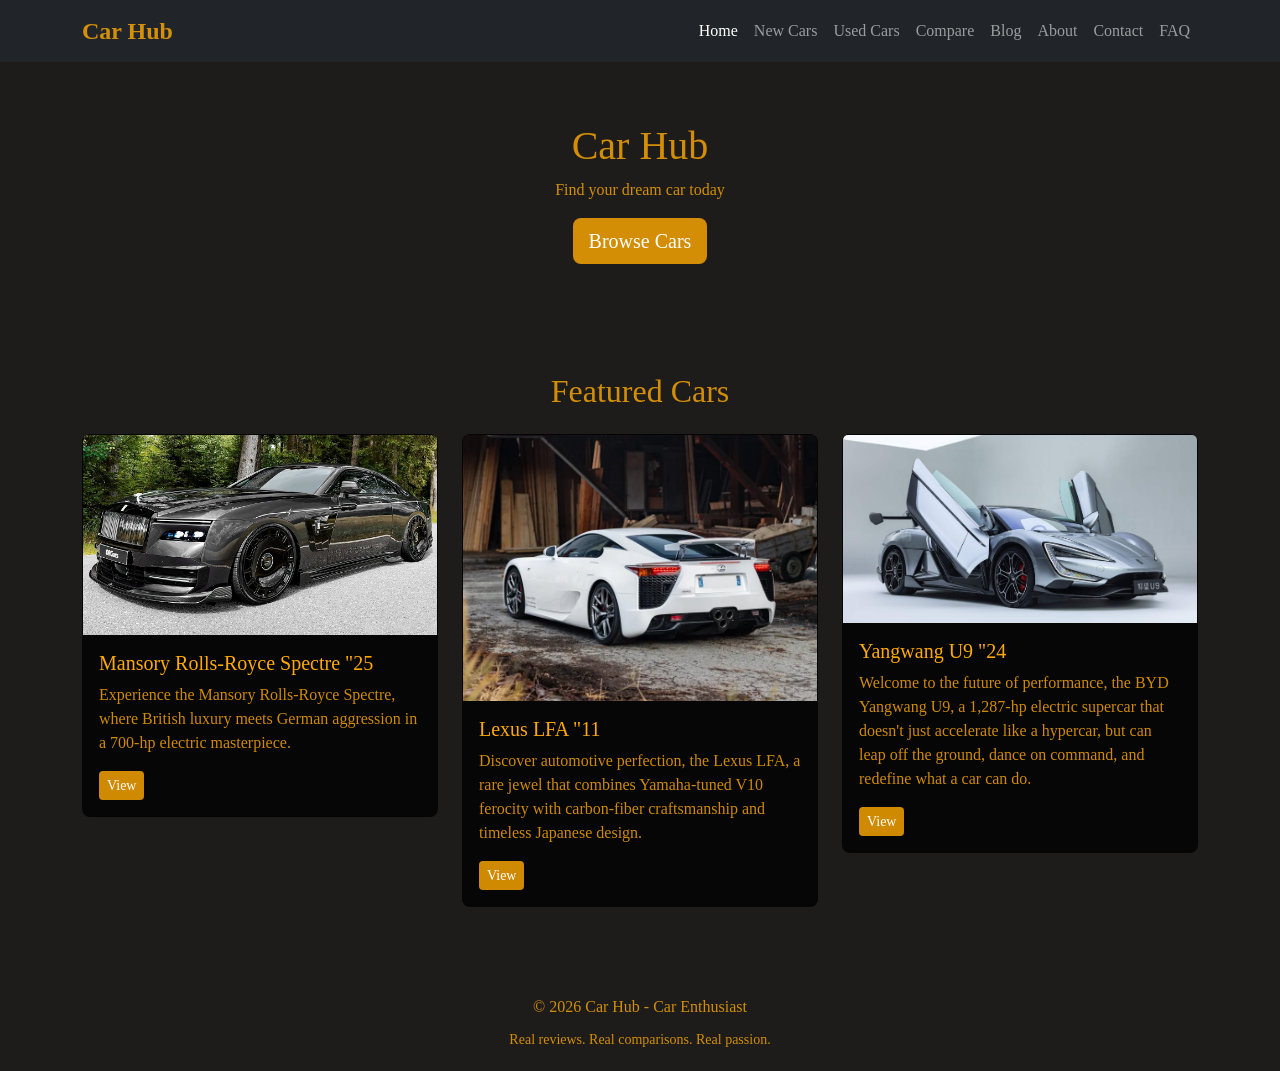
<file: index.html>
<!DOCTYPE html>
<html lang="en">
<head>
    <meta charset="UTF-8">
    <meta name="viewport" content="width=device-width, initial-scale=1.0">
    <title>Car Hub</title>
    <link href="https://cdn.jsdelivr.net/npm/bootstrap@5.3.0/dist/css/bootstrap.min.css" rel="stylesheet">
    <link rel="stylesheet" href="styles.css">
</head>
<body>

   
    <nav class="navbar navbar-expand-lg navbar-dark bg-dark">
        <div class="container">
            <a class="navbar-brand" href="index.html">Car Hub</a>
            <button class="navbar-toggler" data-bs-toggle="collapse" data-bs-target="#navMenu">
                <span class="navbar-toggler-icon"></span>
            </button>
            <div class="collapse navbar-collapse" id="navMenu">
                <ul class="navbar-nav ms-auto">
                    <li class="nav-item"><a class="nav-link active" href="index.html">Home</a></li>
                    <li class="nav-item"><a class="nav-link" href="newcars.html">New Cars</a></li>
                    <li class="nav-item"><a class="nav-link" href="usedcars.html">Used Cars</a></li>
                    <li class="nav-item"><a class="nav-link" href="compare.html">Compare</a></li>
                    <li class="nav-item"><a class="nav-link" href="blog.html">Blog</a></li>
                    <li class="nav-item"><a class="nav-link" href="about.html">About</a></li>
                    <li class="nav-item"><a class="nav-link" href="contact.html">Contact</a></li>
                    <li class="nav-item"><a class="nav-link" href="faq.html">FAQ</a></li>
                </ul>
            </div>
        </div>
    </nav>

    
    <div class="hero">
        <div class="container">
            <h1>Car Hub</h1>
            <p>Find your dream car today</p>
            <a href="newcars.html" class="btn btn-primary btn-lg">Browse Cars</a>
        </div>
    </div>

    
    <div class="container my-5">
        <h2 class="text-center mb-4">Featured Cars</h2>
        <div class="row">
            <div class="col-md-4">
                <div class="card">
                    <img src="Images/Rolls Royse MANSORY.jpg" class="card-img-top" alt="Spectre">
                    <div class="card-body">
                        <h5>Mansory Rolls-Royce Spectre "25</h5>
                        <p>Experience the Mansory Rolls-Royce Spectre, where British luxury meets German aggression in a 700-hp electric masterpiece.</p>
                        <a href="newcars.html" class="btn btn-primary btn-sm">View</a>
                    </div>
                </div>
            </div>
            <div class="col-md-4">
                <div class="card">
                    <img src="Images/Lexus LFA.webp" class="card-img-top" alt="Lexus">
                    <div class="card-body">
                        <h5>Lexus LFA "11</h5>
                        <p>Discover automotive perfection, the Lexus LFA, a rare jewel that combines Yamaha-tuned V10 ferocity with carbon-fiber craftsmanship and timeless Japanese design.</p>
                        <a href="usedcars.html" class="btn btn-primary btn-sm">View</a>
                    </div>
                </div>
            </div>
            <div class="col-md-4">
                <div class="card">
                    <img src="Images/U9.jpg" class="card-img-top" alt="U9">
                    <div class="card-body">
                        <h5>Yangwang U9 "24</h5>
                        <p>Welcome to the future of performance, the BYD Yangwang U9, a 1,287-hp electric supercar that doesn't just accelerate like a hypercar, but can leap off the ground, dance on command, and redefine what a car can do.</p>
                        <a href="blog.html" class="btn btn-primary btn-sm">View</a>
                    </div>
                </div>
            </div>
        </div>
    </div>

    
  <footer>
    <div class="container">
      <p class="mb-2">&copy; 2026 Car Hub - Car Enthusiast </p>
      <small>Real reviews. Real comparisons. Real passion.</small>
    </div>
  </footer>

    <script src="https://cdn.jsdelivr.net/npm/bootstrap@5.3.0/dist/js/bootstrap.bundle.min.js"></script>
    <script src="js/script.js"></script>
</body>
</html>
</file>
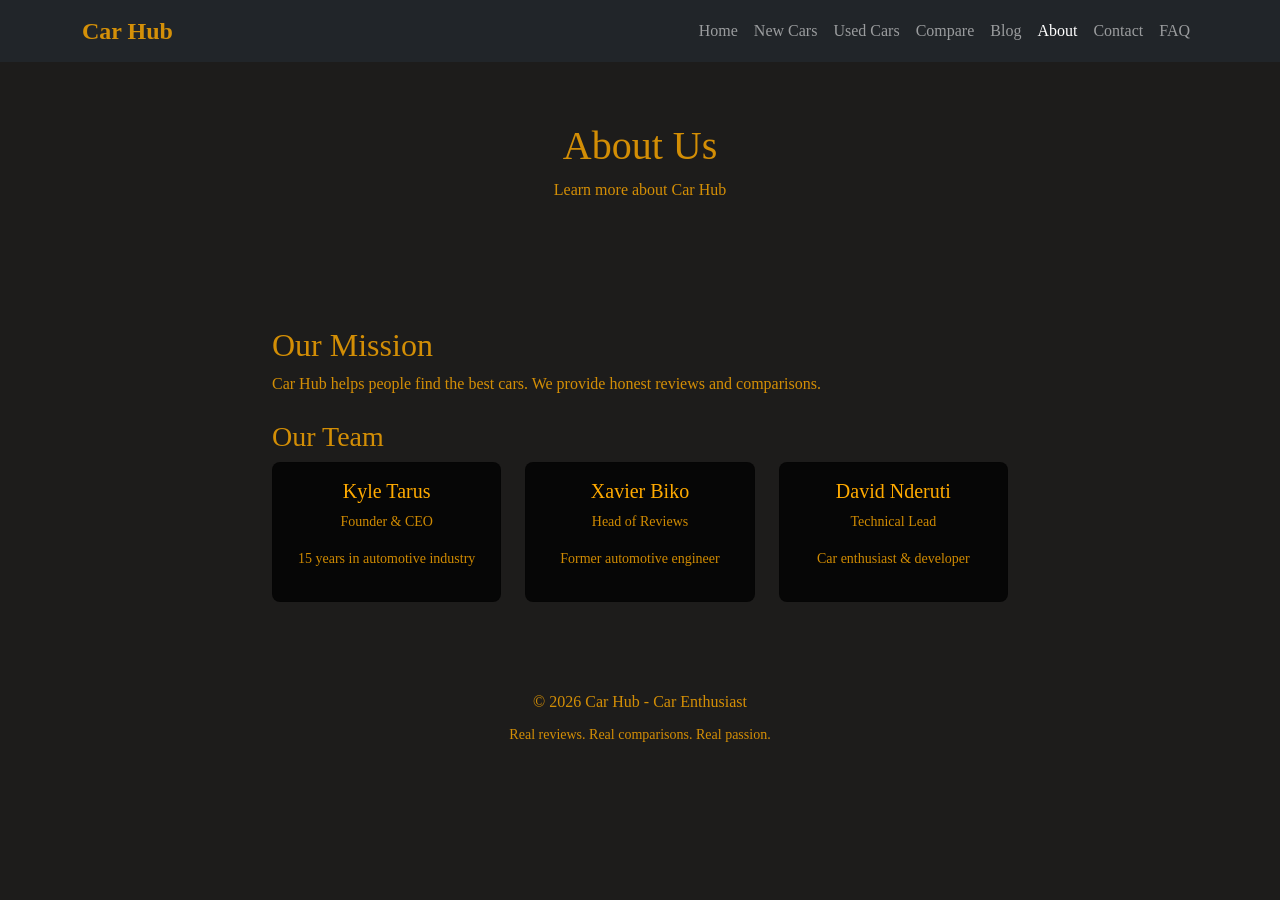
<file: about.html>
<!DOCTYPE html>
<html lang="en">
<head>
    <meta charset="UTF-8">
    <meta name="viewport" content="width=device-width, initial-scale=1.0">
    <title>About - Car Hub</title>
    <link href="https://cdn.jsdelivr.net/npm/bootstrap@5.3.0/dist/css/bootstrap.min.css" rel="stylesheet">
    <link rel="stylesheet" href="styles.css">
</head>
<body>

    
    <nav class="navbar navbar-expand-lg navbar-dark bg-dark">
        <div class="container">
            <a class="navbar-brand" href="index.html">Car Hub</a>
            <button class="navbar-toggler" data-bs-toggle="collapse" data-bs-target="#navMenu">
                <span class="navbar-toggler-icon"></span>
            </button>
            <div class="collapse navbar-collapse" id="navMenu">
                <ul class="navbar-nav ms-auto">
                    <li class="nav-item"><a class="nav-link" href="index.html">Home</a></li>
                    <li class="nav-item"><a class="nav-link" href="newcars.html">New Cars</a></li>
                    <li class="nav-item"><a class="nav-link" href="usedcars.html">Used Cars</a></li>
                    <li class="nav-item"><a class="nav-link" href="compare.html">Compare</a></li>
                    <li class="nav-item"><a class="nav-link" href="blog.html">Blog</a></li>
                    <li class="nav-item"><a class="nav-link active" href="about.html">About</a></li>
                    <li class="nav-item"><a class="nav-link" href="contact.html">Contact</a></li>
                    <li class="nav-item"><a class="nav-link" href="faq.html">FAQ</a></li>
                </ul>
            </div>
        </div>
    </nav>

    
    <div class="hero">
        <div class="container">
            <h1>About Us</h1>
            <p>Learn more about Car Hub</p>
        </div>
    </div>

    
    <div class="container my-5">
        <div class="row">
            <div class="col-lg-8 mx-auto">
                <h2>Our Mission</h2>
                <p>Car Hub helps people find the best cars. We provide honest reviews and comparisons.</p>
                
                <h3 class="mt-4">Our Team</h3>
                <div class="row">
                    <div class="col-md-4">
                        <div class="card text-center">
                            <div class="card-body">
                                <h5>Kyle Tarus</h5>
                                <p class="small">Founder & CEO</p>
                                <p class="small">15 years in automotive industry</p>
                            </div>
                        </div>
                    </div>
                    <div class="col-md-4">
                        <div class="card text-center">
                            <div class="card-body">
                                <h5>Xavier Biko</h5>
                                <p class="small">Head of Reviews</p>
                                <p class="small">Former automotive engineer</p>
                            </div>
                        </div>
                    </div>
                    <div class="col-md-4">
                        <div class="card text-center">
                            <div class="card-body">
                                <h5>David Nderuti</h5>
                                <p class="small">Technical Lead</p>
                                <p class="small">Car enthusiast & developer</p>
                            </div>
                        </div>
                    </div>
                </div>
            </div>
        </div>
    </div>

    
  <footer>
    <div class="container">
      <p class="mb-2">&copy; 2026 Car Hub - Car Enthusiast </p>
      <small>Real reviews. Real comparisons. Real passion.</small>
    </div>
  </footer>

    <script src="https://cdn.jsdelivr.net/npm/bootstrap@5.3.0/dist/js/bootstrap.bundle.min.js"></script>
    <script src="js/script.js"></script>
</body>
</html>
</file>
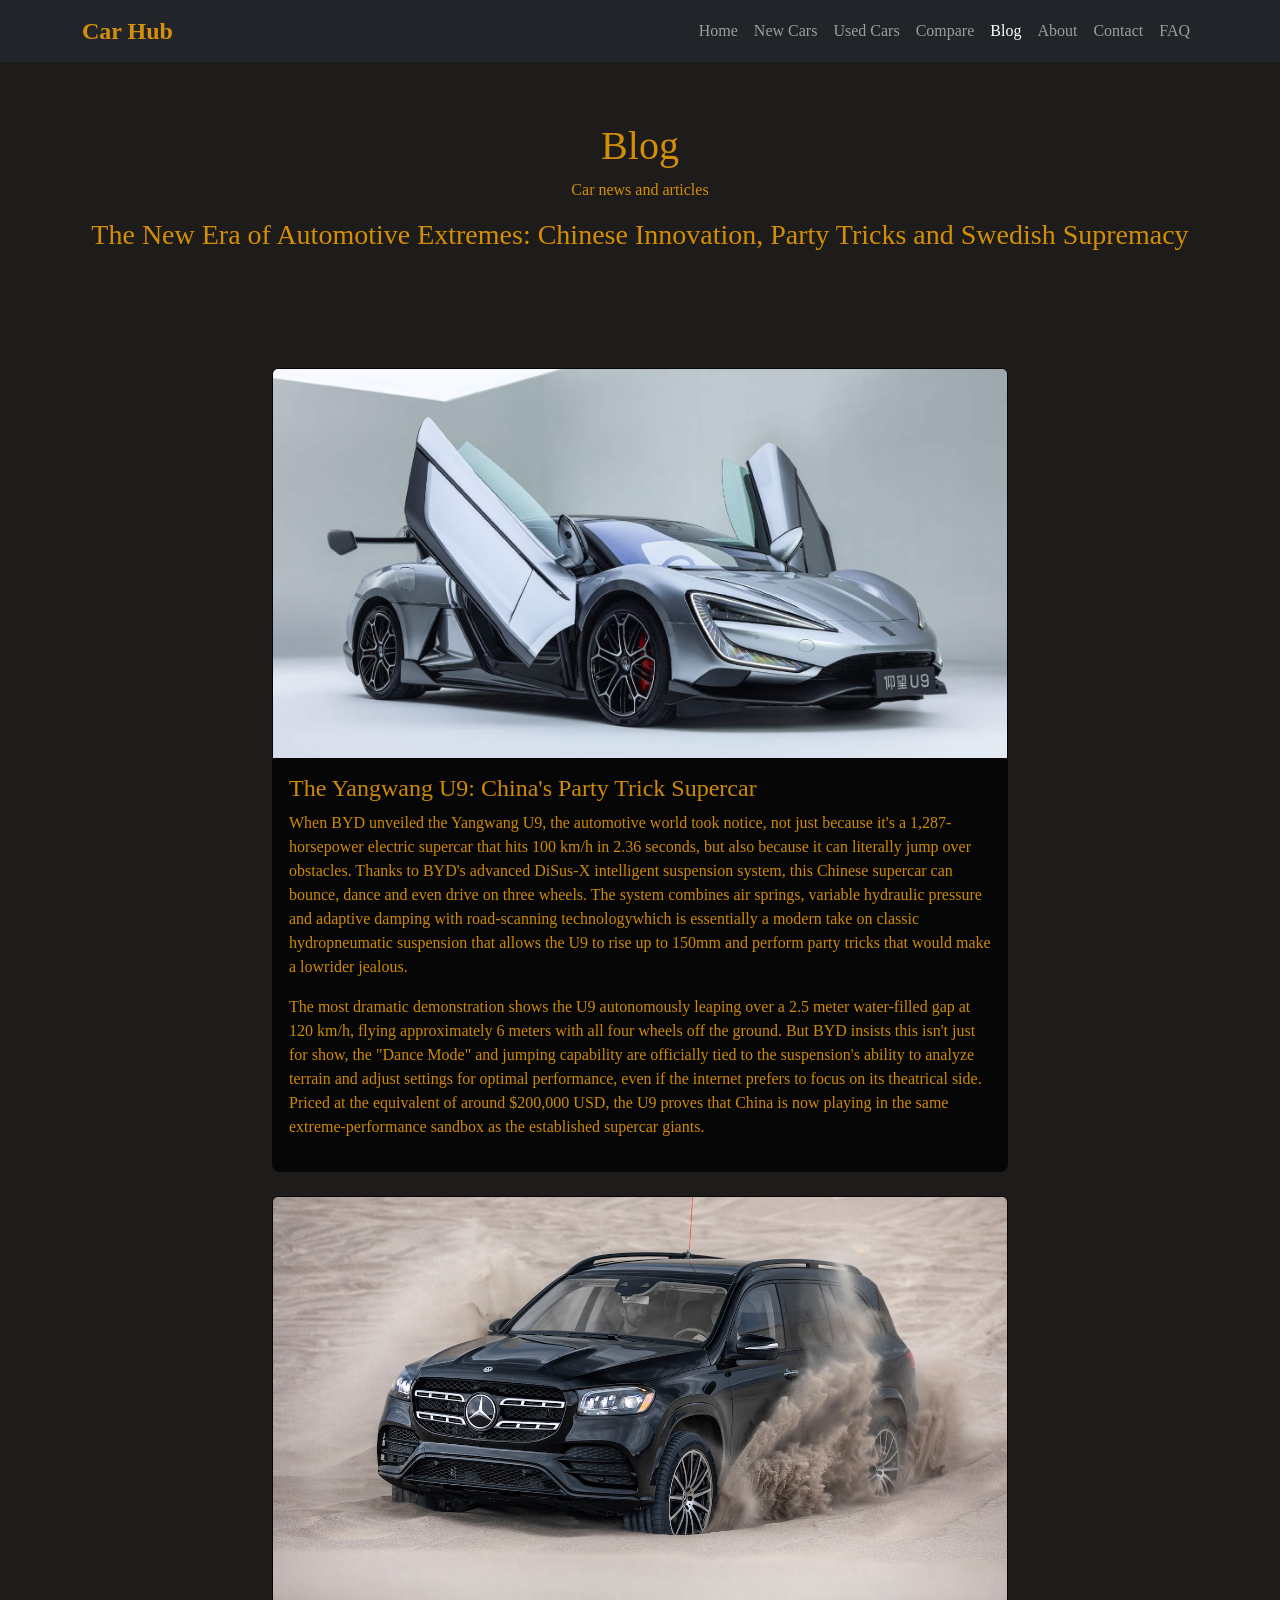
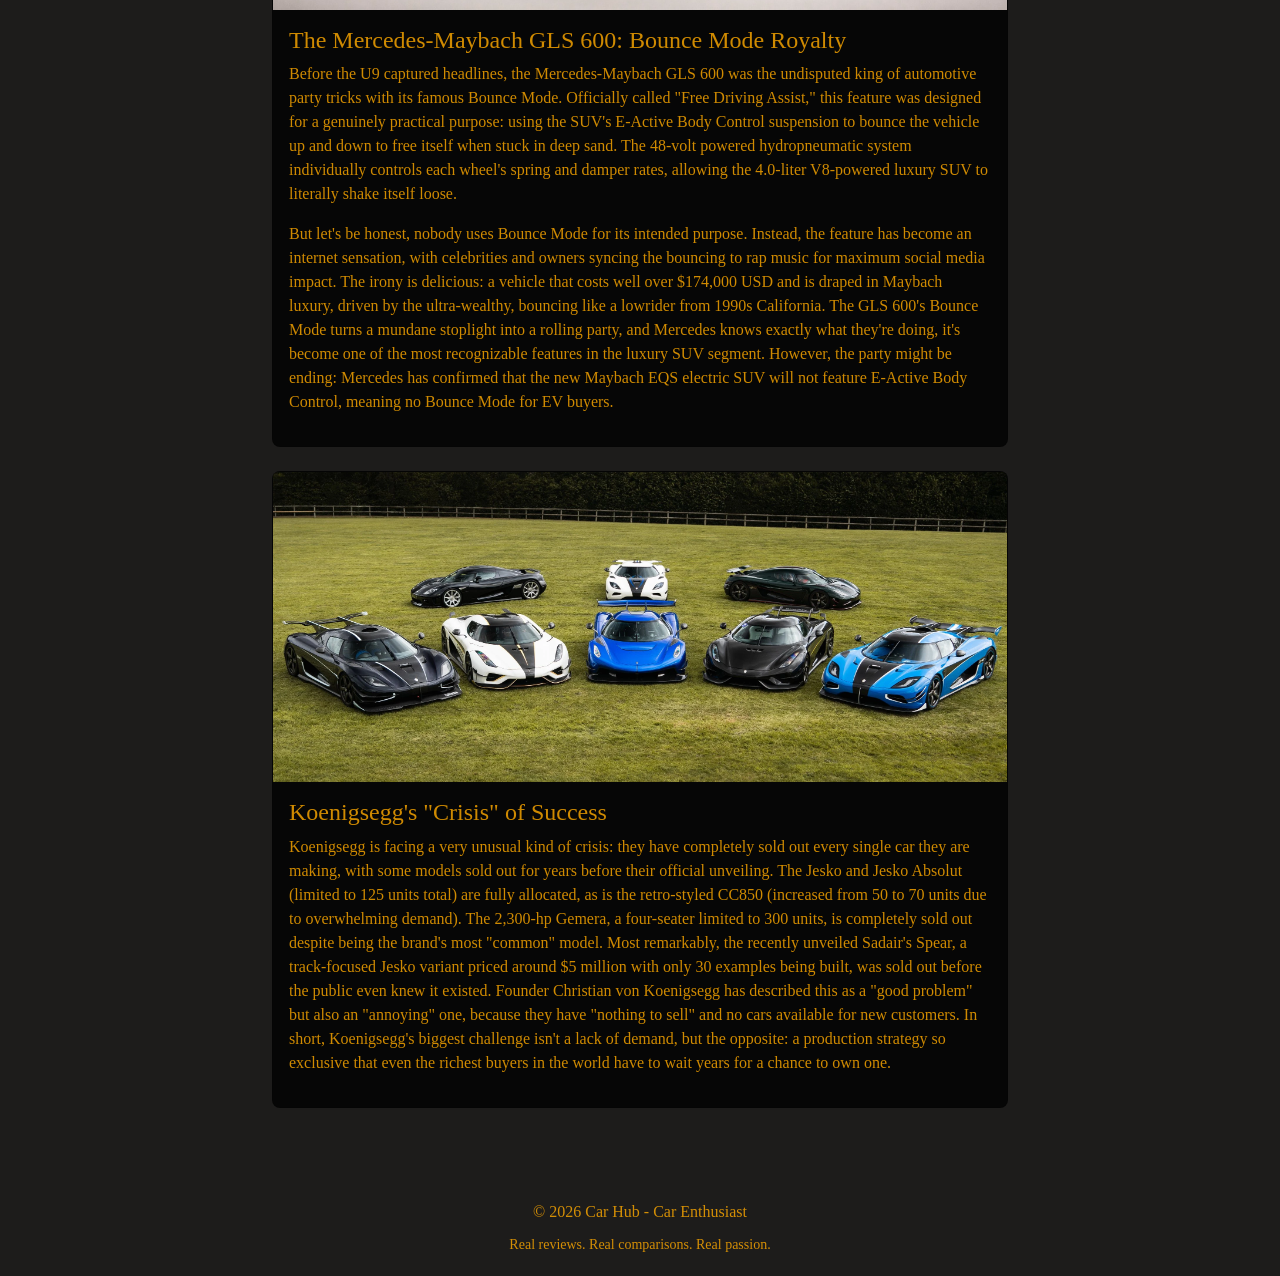
<file: blog.html>
<!DOCTYPE html>
<html lang="en">
<head>
    <meta charset="UTF-8">
    <meta name="viewport" content="width=device-width, initial-scale=1.0">
    <title>Blog - Car Hub</title>
    <link href="https://cdn.jsdelivr.net/npm/bootstrap@5.3.0/dist/css/bootstrap.min.css" rel="stylesheet">
    <link rel="stylesheet" href="styles.css">
</head>
<body>

   
    <nav class="navbar navbar-expand-lg navbar-dark bg-dark">
        <div class="container">
            <a class="navbar-brand" href="index.html">Car Hub</a>
            <button class="navbar-toggler" data-bs-toggle="collapse" data-bs-target="#navMenu">
                <span class="navbar-toggler-icon"></span>
            </button>
            <div class="collapse navbar-collapse" id="navMenu">
                <ul class="navbar-nav ms-auto">
                    <li class="nav-item"><a class="nav-link" href="index.html">Home</a></li>
                    <li class="nav-item"><a class="nav-link" href="newcars.html">New Cars</a></li>
                    <li class="nav-item"><a class="nav-link" href="usedcars.html">Used Cars</a></li>
                    <li class="nav-item"><a class="nav-link" href="compare.html">Compare</a></li>
                    <li class="nav-item"><a class="nav-link active" href="blog.html">Blog</a></li>
                    <li class="nav-item"><a class="nav-link" href="about.html">About</a></li>
                    <li class="nav-item"><a class="nav-link" href="contact.html">Contact</a></li>
                    <li class="nav-item"><a class="nav-link" href="faq.html">FAQ</a></li>
                </ul>
            </div>
        </div>
    </nav>

    
    <div class="hero">
        <div class="container">
            <h1>Blog</h1>
            <p>Car news and articles</p>
            <h3>The New Era of Automotive Extremes: Chinese Innovation, Party Tricks and Swedish Supremacy</h3>
        </div>
    </div>

    
    <div class="container my-5">
        <div class="row">
            <div class="col-lg-8 mx-auto">
                <div class="card mb-4">
                    <img src="Images/U9.jpg" class="card-img-top" alt="Blog">
                    <div class="card-body">
                        <h4>The Yangwang U9: China's Party Trick Supercar</h4>
                        <p>When BYD unveiled the Yangwang U9, the automotive world took notice, not just because it's a 1,287-horsepower electric supercar that hits 100 km/h in 2.36 seconds, but also because it can literally jump over obstacles. Thanks to BYD's advanced DiSus-X intelligent suspension system, this Chinese supercar can bounce, dance and even drive on three wheels. The system combines air springs, variable hydraulic pressure and adaptive damping with road-scanning technologywhich is essentially a modern take on classic hydropneumatic suspension that allows the U9 to rise up to 150mm and perform party tricks that would make a lowrider jealous.</p>
                        <p>The most dramatic demonstration shows the U9 autonomously leaping over a 2.5 meter water-filled gap at 120 km/h, flying approximately 6 meters with all four wheels off the ground. But BYD insists this isn't just for show, the "Dance Mode" and jumping capability are officially tied to the suspension's ability to analyze terrain and adjust settings for optimal performance, even if the internet prefers to focus on its theatrical side. Priced at the equivalent of around $200,000 USD, the U9 proves that China is now playing in the same extreme-performance sandbox as the established supercar giants.</p>
                    </div>
                </div>
                <div class="card mb-4">
                    <img src="Images/Mercedes-Benz-GLS BM.jpg" class="card-img-top" alt="Blog">
                    <div class="card-body">
                        <h4>The Mercedes-Maybach GLS 600: Bounce Mode Royalty</h4>
                        <p>Before the U9 captured headlines, the Mercedes-Maybach GLS 600 was the undisputed king of automotive party tricks with its famous Bounce Mode. Officially called "Free Driving Assist," this feature was designed for a genuinely practical purpose: using the SUV's E-Active Body Control suspension to bounce the vehicle up and down to free itself when stuck in deep sand. The 48-volt powered hydropneumatic system individually controls each wheel's spring and damper rates, allowing the 4.0-liter V8-powered luxury SUV to literally shake itself loose.</p>
                        <p>But let's be honest, nobody uses Bounce Mode for its intended purpose. Instead, the feature has become an internet sensation, with celebrities and owners syncing the bouncing to rap music for maximum social media impact. The irony is delicious: a vehicle that costs well over $174,000 USD and is draped in Maybach luxury, driven by the ultra-wealthy, bouncing like a lowrider from 1990s California. The GLS 600's Bounce Mode turns a mundane stoplight into a rolling party, and Mercedes knows exactly what they're doing, it's become one of the most recognizable features in the luxury SUV segment. However, the party might be ending: Mercedes has confirmed that the new Maybach EQS electric SUV will not feature E-Active Body Control, meaning no Bounce Mode for EV buyers.</p>
                    </div>
                </div>
                <div class="card mb-4">
                    <img src="Images/Koenigsegg+Lineup+by+Jon+Golden.webp" class="card-img-top" alt="Blog">
                    <div class="card-body">
                        <h4>Koenigsegg's "Crisis" of Success</h4>
                        <p>Koenigsegg is facing a very unusual kind of crisis: they have completely sold out every single car they are making, with some models sold out for years before their official unveiling. The Jesko and Jesko Absolut (limited to 125 units total) are fully allocated, as is the retro-styled CC850 (increased from 50 to 70 units due to overwhelming demand). The 2,300-hp Gemera, a four-seater limited to 300 units, is completely sold out despite being the brand's most "common" model. Most remarkably, the recently unveiled Sadair's Spear, a track-focused Jesko variant priced around $5 million with only 30 examples being built, was sold out before the public even knew it existed. Founder Christian von Koenigsegg has described this as a "good problem" but also an "annoying" one, because they have "nothing to sell" and no cars available for new customers. In short, Koenigsegg's biggest challenge isn't a lack of demand, but the opposite: a production strategy so exclusive that even the richest buyers in the world have to wait years for a chance to own one.</p>
                    </div>
                </div>
            </div>
        </div>
    </div>

    
  <footer>
    <div class="container">
      <p class="mb-2">&copy; 2026 Car Hub - Car Enthusiast </p>
      <small>Real reviews. Real comparisons. Real passion.</small>
    </div>
  </footer>

    <script src="https://cdn.jsdelivr.net/npm/bootstrap@5.3.0/dist/js/bootstrap.bundle.min.js"></script>
    <script src="js/script.js"></script>
</body>
</html>
</file>
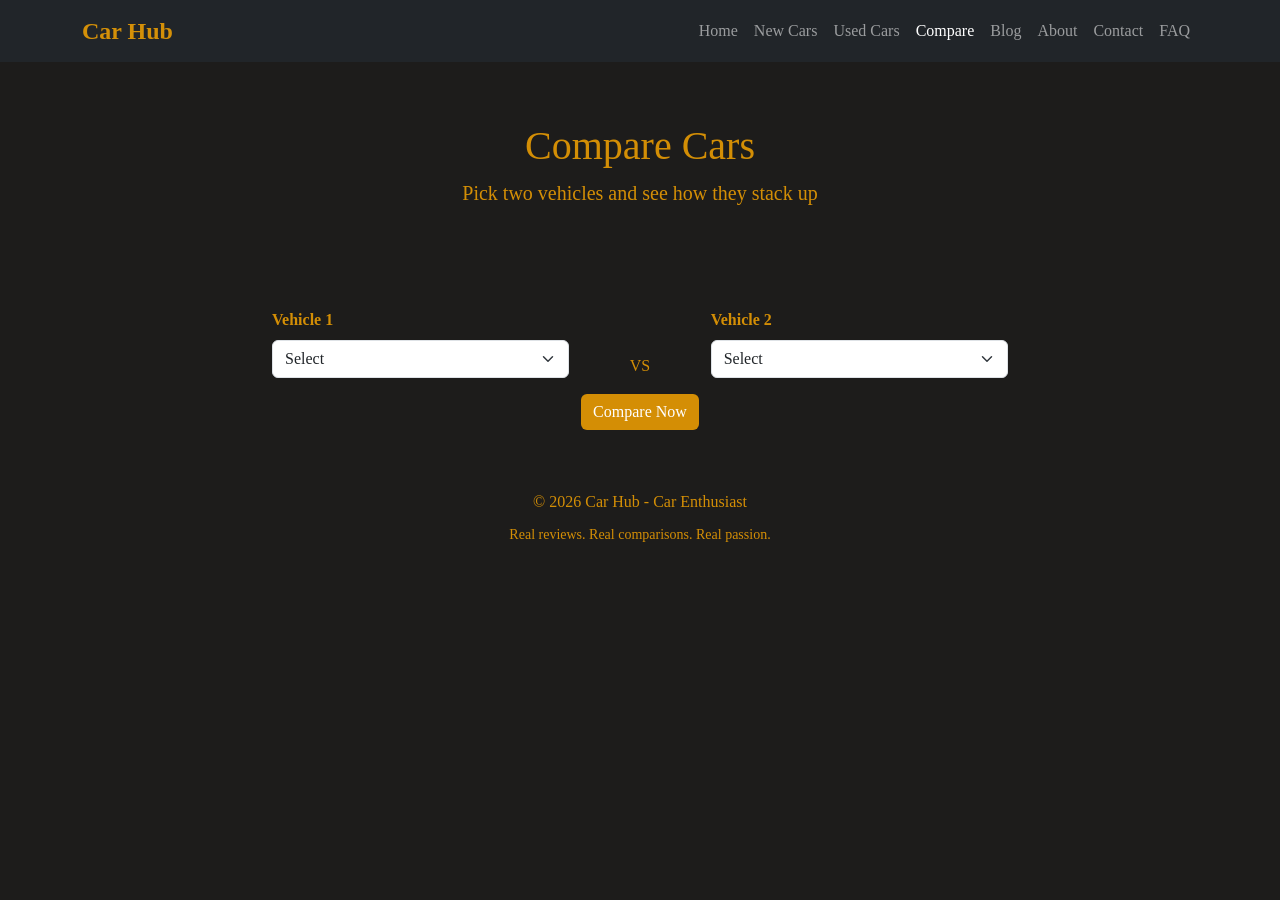
<file: compare.html>
<!DOCTYPE html>
<html lang="en">
<head>
    <meta charset="UTF-8">
    <meta name="viewport" content="width=device-width, initial-scale=1.0">
    <title>Compare - Car Hub</title>
    <link href="https://cdn.jsdelivr.net/npm/bootstrap@5.3.0/dist/css/bootstrap.min.css" rel="stylesheet">
    <link rel="stylesheet" href="styles.css">
</head>
<body>

   
    <nav class="navbar navbar-expand-lg navbar-dark bg-dark">
        <div class="container">
            <a class="navbar-brand" href="index.html">Car Hub</a>
            <button class="navbar-toggler" data-bs-toggle="collapse" data-bs-target="#navMenu">
                <span class="navbar-toggler-icon"></span>
            </button>
            <div class="collapse navbar-collapse" id="navMenu">
                <ul class="navbar-nav ms-auto">
                    <li class="nav-item"><a class="nav-link" href="index.html">Home</a></li>
                    <li class="nav-item"><a class="nav-link" href="newcars.html">New Cars</a></li>
                    <li class="nav-item"><a class="nav-link" href="usedcars.html">Used Cars</a></li>
                    <li class="nav-item"><a class="nav-link active" href="compare.html">Compare</a></li>
                    <li class="nav-item"><a class="nav-link" href="blog.html">Blog</a></li>
                    <li class="nav-item"><a class="nav-link" href="about.html">About</a></li>
                    <li class="nav-item"><a class="nav-link" href="contact.html">Contact</a></li>
                    <li class="nav-item"><a class="nav-link" href="faq.html">FAQ</a></li>
                </ul>
            </div>
        </div>
    </nav>

    
    <div class="hero">
        <div class="container">
            <h1>Compare Cars</h1>
            <p class="lead">Pick two vehicles and see how they stack up</p>
        </div>
    </div>

    
    <div class="container my-4">
        <div class="row g-4">
            <div class="col-lg-8 mx-auto">
                <div class="compare-card">
                    <div class="row g-3 align-items-end">
                        <div class="col-md-5">
                            <label class="form-label fw-semibold">Vehicle 1</label>
                            <select id="car1" class="form-select vehicle-select">
                                <option value=""> Select </option>
                            </select>
                        </div>
                        <div class="col-md-2 text-center">
                            <span class="vs-badge">VS</span>
                        </div>
                        <div class="col-md-5">
                            <label class="form-label fw-semibold">Vehicle 2</label>
                            <select id="car2" class="form-select vehicle-select">
                                <option value=""> Select </option>
                            </select>
                        </div>
                        <div class="col-12 text-center mt-3">
                            <button id="compareBtn" class="btn btn-primary compare-btn">Compare Now</button>
                        </div>
                    </div>
                </div>
            </div>
        </div>

        
        <div class="row mt-8">
            <div class="col-lg-10 mx-auto">
                <div id="result"></div>
            </div>
        </div>
    </div>

    
  <footer>
    <div class="container">
      <p class="mb-2">&copy; 2026 Car Hub - Car Enthusiast </p>
      <small>Real reviews. Real comparisons. Real passion.</small>
    </div>
  </footer>

    <script src="https://cdn.jsdelivr.net/npm/bootstrap@5.3.0/dist/js/bootstrap.bundle.min.js"></script>
    <script src="js/script.js"></script>
</body>
</html>
</file>
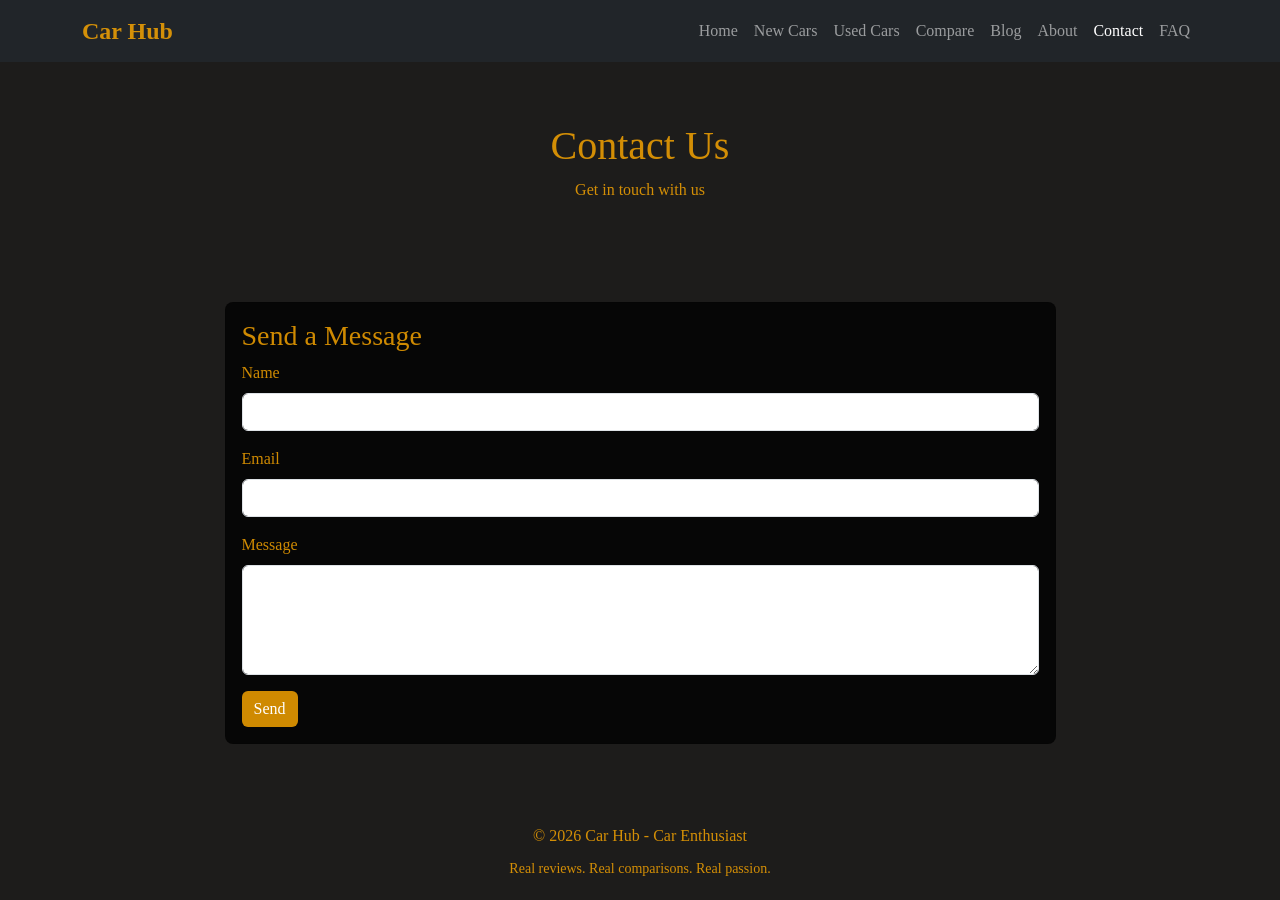
<file: contact.html>
<!DOCTYPE html>
<html lang="en">
<head>
    <meta charset="UTF-8">
    <meta name="viewport" content="width=device-width, initial-scale=1.0">
    <title>Contact - Car Hub</title>
    <link href="https://cdn.jsdelivr.net/npm/bootstrap@5.3.0/dist/css/bootstrap.min.css" rel="stylesheet">
    <link rel="stylesheet" href="styles.css">
</head>
<body>

   
    <nav class="navbar navbar-expand-lg navbar-dark bg-dark">
        <div class="container">
            <a class="navbar-brand" href="index.html"> Car Hub</a>
            <button class="navbar-toggler" data-bs-toggle="collapse" data-bs-target="#navMenu">
                <span class="navbar-toggler-icon"></span>
            </button>
            <div class="collapse navbar-collapse" id="navMenu">
                <ul class="navbar-nav ms-auto">
                    <li class="nav-item"><a class="nav-link" href="index.html">Home</a></li>
                    <li class="nav-item"><a class="nav-link" href="newcars.html">New Cars</a></li>
                    <li class="nav-item"><a class="nav-link" href="usedcars.html">Used Cars</a></li>
                    <li class="nav-item"><a class="nav-link" href="compare.html">Compare</a></li>
                    <li class="nav-item"><a class="nav-link" href="blog.html">Blog</a></li>
                    <li class="nav-item"><a class="nav-link" href="about.html">About</a></li>
                    <li class="nav-item"><a class="nav-link active" href="contact.html">Contact</a></li>
                    <li class="nav-item"><a class="nav-link" href="faq.html">FAQ</a></li>
                </ul>
            </div>
        </div>
    </nav>

  
    <div class="hero">
        <div class="container">
            <h1>Contact Us</h1>
            <p>Get in touch with us</p>
        </div>
    </div>

   
    <div class="container my-4">
        <div class="row">
            <div class="col-lg-9 mx-auto">
                <div class="card">
                    <div class="card-body">
                        <h3>Send a Message</h3>
                        <form>
                            <div class="mb-3">
                                <label class="form-label">Name</label>
                                <input type="name" class="form-control" required>
                            </div>
                            <div class="mb-3">
                                <label class="form-label">Email</label>
                                <input type="email" class="form-control" required>
                            </div>
                            <div class="mb-3">
                                <label class="form-label">Message</label>
                                <textarea class="form-control" rows="4" required></textarea>
                            </div>
                            <button type="submit" class="btn btn-primary">Send</button>
                        </form>
                    </div>
                </div>
            </div>
        </div>
    </div>

   
  <footer>
    <div class="container">
      <p class="mb-2">&copy; 2026 Car Hub - Car Enthusiast </p>
      <small>Real reviews. Real comparisons. Real passion.</small>
    </div>
  </footer>

    <script src="https://cdn.jsdelivr.net/npm/bootstrap@5.3.0/dist/js/bootstrap.bundle.min.js"></script>
    <script src="js/script.js"></script>
</body>
</html>
</file>
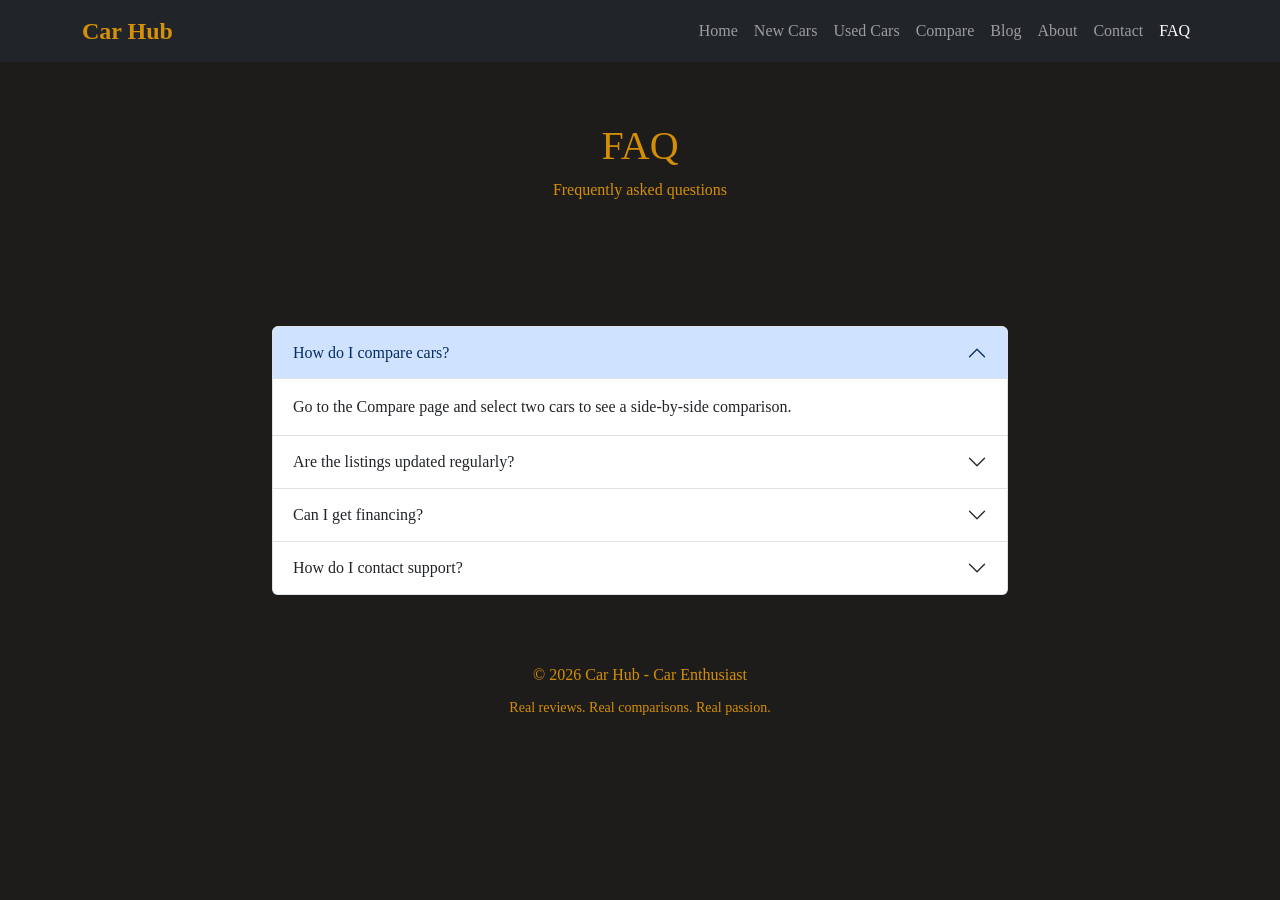
<file: faq.html>
<!DOCTYPE html>
<html lang="en">
<head>
    <meta charset="UTF-8">
    <meta name="viewport" content="width=device-width, initial-scale=1.0">
    <title>FAQ - Car Hub</title>
    <link href="https://cdn.jsdelivr.net/npm/bootstrap@5.3.0/dist/css/bootstrap.min.css" rel="stylesheet">
    <link rel="stylesheet" href="styles.css">
</head>
<body>

    
    <nav class="navbar navbar-expand-lg navbar-dark bg-dark">
        <div class="container">
            <a class="navbar-brand" href="index.html">Car Hub</a>
            <button class="navbar-toggler" data-bs-toggle="collapse" data-bs-target="#navMenu">
                <span class="navbar-toggler-icon"></span>
            </button>
            <div class="collapse navbar-collapse" id="navMenu">
                <ul class="navbar-nav ms-auto">
                    <li class="nav-item"><a class="nav-link" href="index.html">Home</a></li>
                    <li class="nav-item"><a class="nav-link" href="newcars.html">New Cars</a></li>
                    <li class="nav-item"><a class="nav-link" href="usedcars.html">Used Cars</a></li>
                    <li class="nav-item"><a class="nav-link" href="compare.html">Compare</a></li>
                    <li class="nav-item"><a class="nav-link" href="blog.html">Blog</a></li>
                    <li class="nav-item"><a class="nav-link" href="about.html">About</a></li>
                    <li class="nav-item"><a class="nav-link" href="contact.html">Contact</a></li>
                    <li class="nav-item"><a class="nav-link active" href="faq.html">FAQ</a></li>
                </ul>
            </div>
        </div>
    </nav>
    
    <div class="hero">
        <div class="container">
            <h1>FAQ</h1>
            <p>Frequently asked questions</p>
        </div>
    </div>
    <div class="container my-5">
        <div class="row">
            <div class="col-lg-8 mx-auto">
                <div class="accordion" id="faqAccordion">
                    <div class="accordion-item">
                        <h2 class="accordion-header">
                            <button class="accordion-button" data-bs-toggle="collapse" data-bs-target="#faq1">
                                How do I compare cars?
                            </button>
                        </h2>
                        <div id="faq1" class="accordion-collapse collapse show" data-bs-parent="#faqAccordion">
                            <div class="accordion-body">
                                Go to the Compare page and select two cars to see a side-by-side comparison.
                            </div>
                        </div>
                    </div>
                    <div class="accordion-item">
                        <h2 class="accordion-header">
                            <button class="accordion-button collapsed" data-bs-toggle="collapse" data-bs-target="#faq2">
                                Are the listings updated regularly?
                            </button>
                        </h2>
                        <div id="faq2" class="accordion-collapse collapse" data-bs-parent="#faqAccordion">
                            <div class="accordion-body">
                                Yes, we update our car listings every week with the latest models.
                            </div>
                        </div>
                    </div>
                    <div class="accordion-item">
                        <h2 class="accordion-header">
                            <button class="accordion-button collapsed" data-bs-toggle="collapse" data-bs-target="#faq3">
                                Can I get financing?
                            </button>
                        </h2>
                        <div id="faq3" class="accordion-collapse collapse" data-bs-parent="#faqAccordion">
                            <div class="accordion-body">
                                We partner with lenders to offer competitive financing options.
                            </div>
                        </div>
                    </div>
                    <div class="accordion-item">
                        <h2 class="accordion-header">
                            <button class="accordion-button collapsed" data-bs-toggle="collapse" data-bs-target="#faq4">
                                How do I contact support?
                            </button>
                        </h2>
                        <div id="faq4" class="accordion-collapse collapse" data-bs-parent="#faqAccordion">
                            <div class="accordion-body">
                                Visit our Contact page or email us at info@carhub.com
                            </div>
                        </div>
                    </div>
                </div>
            </div>
        </div>
    </div>
   
<footer>
    <div class="container">
      <p class="mb-2">&copy; 2026 Car Hub - Car Enthusiast </p>
      <small>Real reviews. Real comparisons. Real passion.</small>
    </div>
  </footer>

    <script src="https://cdn.jsdelivr.net/npm/bootstrap@5.3.0/dist/js/bootstrap.bundle.min.js"></script>
    <script src="js/script.js"></script>
</body>
</html>
</file>
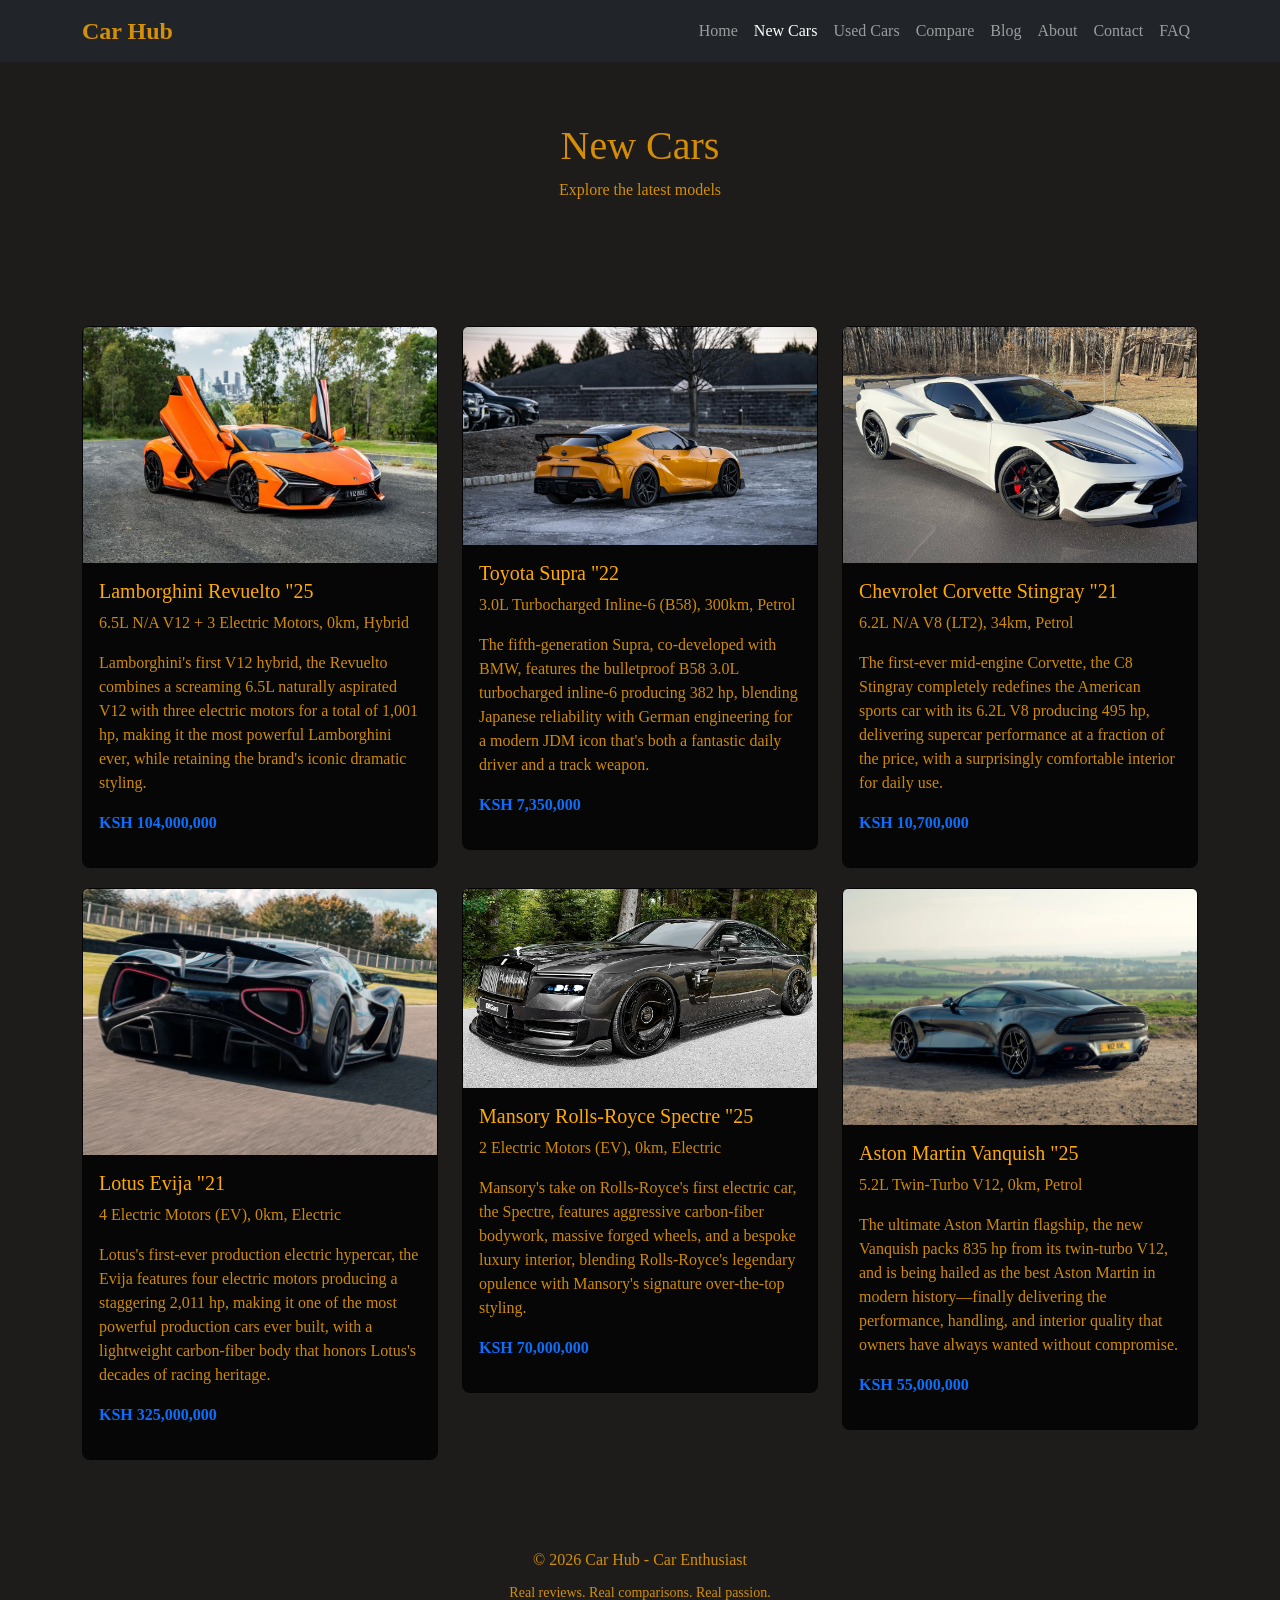
<file: newcars.html>
<!DOCTYPE html>
<html lang="en">
<head>
    <meta charset="UTF-8">
    <meta name="viewport" content="width=device-width, initial-scale=1.0">
    <title>New Cars - Car Hub</title>
    <link href="https://cdn.jsdelivr.net/npm/bootstrap@5.3.0/dist/css/bootstrap.min.css" rel="stylesheet">
    <link rel="stylesheet" href="styles.css">
</head>
<body>

   
    <nav class="navbar navbar-expand-lg navbar-dark bg-dark">
        <div class="container">
            <a class="navbar-brand" href="index.html">Car Hub</a>
            <button class="navbar-toggler" data-bs-toggle="collapse" data-bs-target="#navMenu">
                <span class="navbar-toggler-icon"></span>
            </button>
            <div class="collapse navbar-collapse" id="navMenu">
                <ul class="navbar-nav ms-auto">
                    <li class="nav-item"><a class="nav-link" href="index.html">Home</a></li>
                    <li class="nav-item"><a class="nav-link active" href="newcars.html">New Cars</a></li>
                    <li class="nav-item"><a class="nav-link" href="usedcars.html">Used Cars</a></li>
                    <li class="nav-item"><a class="nav-link" href="compare.html">Compare</a></li>
                    <li class="nav-item"><a class="nav-link" href="blog.html">Blog</a></li>
                    <li class="nav-item"><a class="nav-link" href="about.html">About</a></li>
                    <li class="nav-item"><a class="nav-link" href="contact.html">Contact</a></li>
                    <li class="nav-item"><a class="nav-link" href="faq.html">FAQ</a></li>
                </ul>
            </div>
        </div>
    </nav>

   
    <div class="hero">
        <div class="container">
            <h1>New Cars</h1>
            <p>Explore the latest models</p>
        </div>
    </div>

    
    <div class="container my-5">
        <div class="row">
            <div class="col-md-4">
                <div class="card">
                    <img src="Images/Revuelto.jpg" class="card-img-top" alt="Lambo">
                    <div class="card-body">
                        <h5>Lamborghini Revuelto "25</h5>
                        <p>6.5L N/A V12 + 3 Electric Motors, 0km, Hybrid </p>
                        <p>Lamborghini's first V12 hybrid, the Revuelto combines a screaming 6.5L naturally aspirated V12 with three electric motors for a total of 1,001 hp, making it the most powerful Lamborghini ever, while retaining the brand's iconic dramatic styling.</p>
                        <p class="text-primary fw-bold">KSH 104,000,000</p>
                    </div>
                </div>
            </div>
            <div class="col-md-4">
                <div class="card">
                    <img src="Images/Supra.jpeg" class="card-img-top" alt="Supra">
                    <div class="card-body">
                        <h5>Toyota Supra "22</h5>
                        <p>3.0L Turbocharged Inline-6 (B58), 300km, Petrol</p>
                        <p>The fifth-generation Supra, co-developed with BMW, features the bulletproof B58 3.0L turbocharged inline-6 producing 382 hp, blending Japanese reliability with German engineering for a modern JDM icon that's both a fantastic daily driver and a track weapon.</p>
                        <p class="text-primary fw-bold">KSH 7,350,000</p>
                    </div>
                </div>
            </div>
            <div class="col-md-4">
                <div class="card">
                    <img src="Images/Stingray.jpg" class="card-img-top" alt="Corvette">
                    <div class="card-body">
                        <h5>Chevrolet Corvette Stingray "21</h5>
                        <p>6.2L N/A V8 (LT2), 34km, Petrol</p>
                        <p>The first-ever mid-engine Corvette, the C8 Stingray completely redefines the American sports car with its 6.2L V8 producing 495 hp, delivering supercar performance at a fraction of the price, with a surprisingly comfortable interior for daily use.</p>
                        <p class="text-primary fw-bold">KSH 10,700,000</p>
                    </div>
                </div>
            </div>
            <div class="col-md-4">
                <div class="card">
                    <img src="Images/Lotus Evija.avif" class="card-img-top" alt="Lotus">
                    <div class="card-body">
                        <h5>Lotus Evija "21</h5>
                        <p>4 Electric Motors (EV), 0km, Electric</p>
                        <p>Lotus's first-ever production electric hypercar, the Evija features four electric motors producing a staggering 2,011 hp, making it one of the most powerful production cars ever built, with a lightweight carbon-fiber body that honors Lotus's decades of racing heritage.</p>
                        <p class="text-primary fw-bold"> KSH 325,000,000</p>
                    </div>
                </div>
            </div>
            <div class="col-md-4">
                <div class="card">
                    <img src="Images/Rolls Royse MANSORY.jpg" class="card-img-top" alt="Spectre">
                    <div class="card-body">
                        <h5>Mansory Rolls-Royce Spectre "25</h5>
                        <p>2 Electric Motors (EV), 0km, Electric</p>
                        <p>Mansory's take on Rolls-Royce's first electric car, the Spectre, features aggressive carbon-fiber bodywork, massive forged wheels, and a bespoke luxury interior, blending Rolls-Royce's legendary opulence with Mansory's signature over-the-top styling.</p>
                        <p class="text-primary fw-bold">KSH 70,000,000</p>
                    </div>
                </div>
            </div>
            <div class="col-md-4">
                <div class="card">
                    <img src="Images/Vanquish.webp" class="card-img-top" alt="">
                    <div class="card-body">
                        <h5>Aston Martin Vanquish "25</h5>
                        <p>	5.2L Twin-Turbo V12, 0km, Petrol</p>
                        <p>The ultimate Aston Martin flagship, the new Vanquish packs 835 hp from its twin-turbo V12, and is being hailed as the best Aston Martin in modern history—finally delivering the performance, handling, and interior quality that owners have always wanted without compromise.</p>
                        <p class="text-primary fw-bold">KSH 55,000,000</p>
                    </div>
                </div>
            </div>
        </div>
    </div>

    
  <footer>
    <div class="container">
      <p class="mb-2">&copy; 2026 Car Hub - Car Enthusiast </p>
      <small>Real reviews. Real comparisons. Real passion.</small>
    </div>
  </footer>

    <script src="https://cdn.jsdelivr.net/npm/bootstrap@5.3.0/dist/js/bootstrap.bundle.min.js"></script>
    <script src="js/script.js"></script>
</body>
</html>
</file>
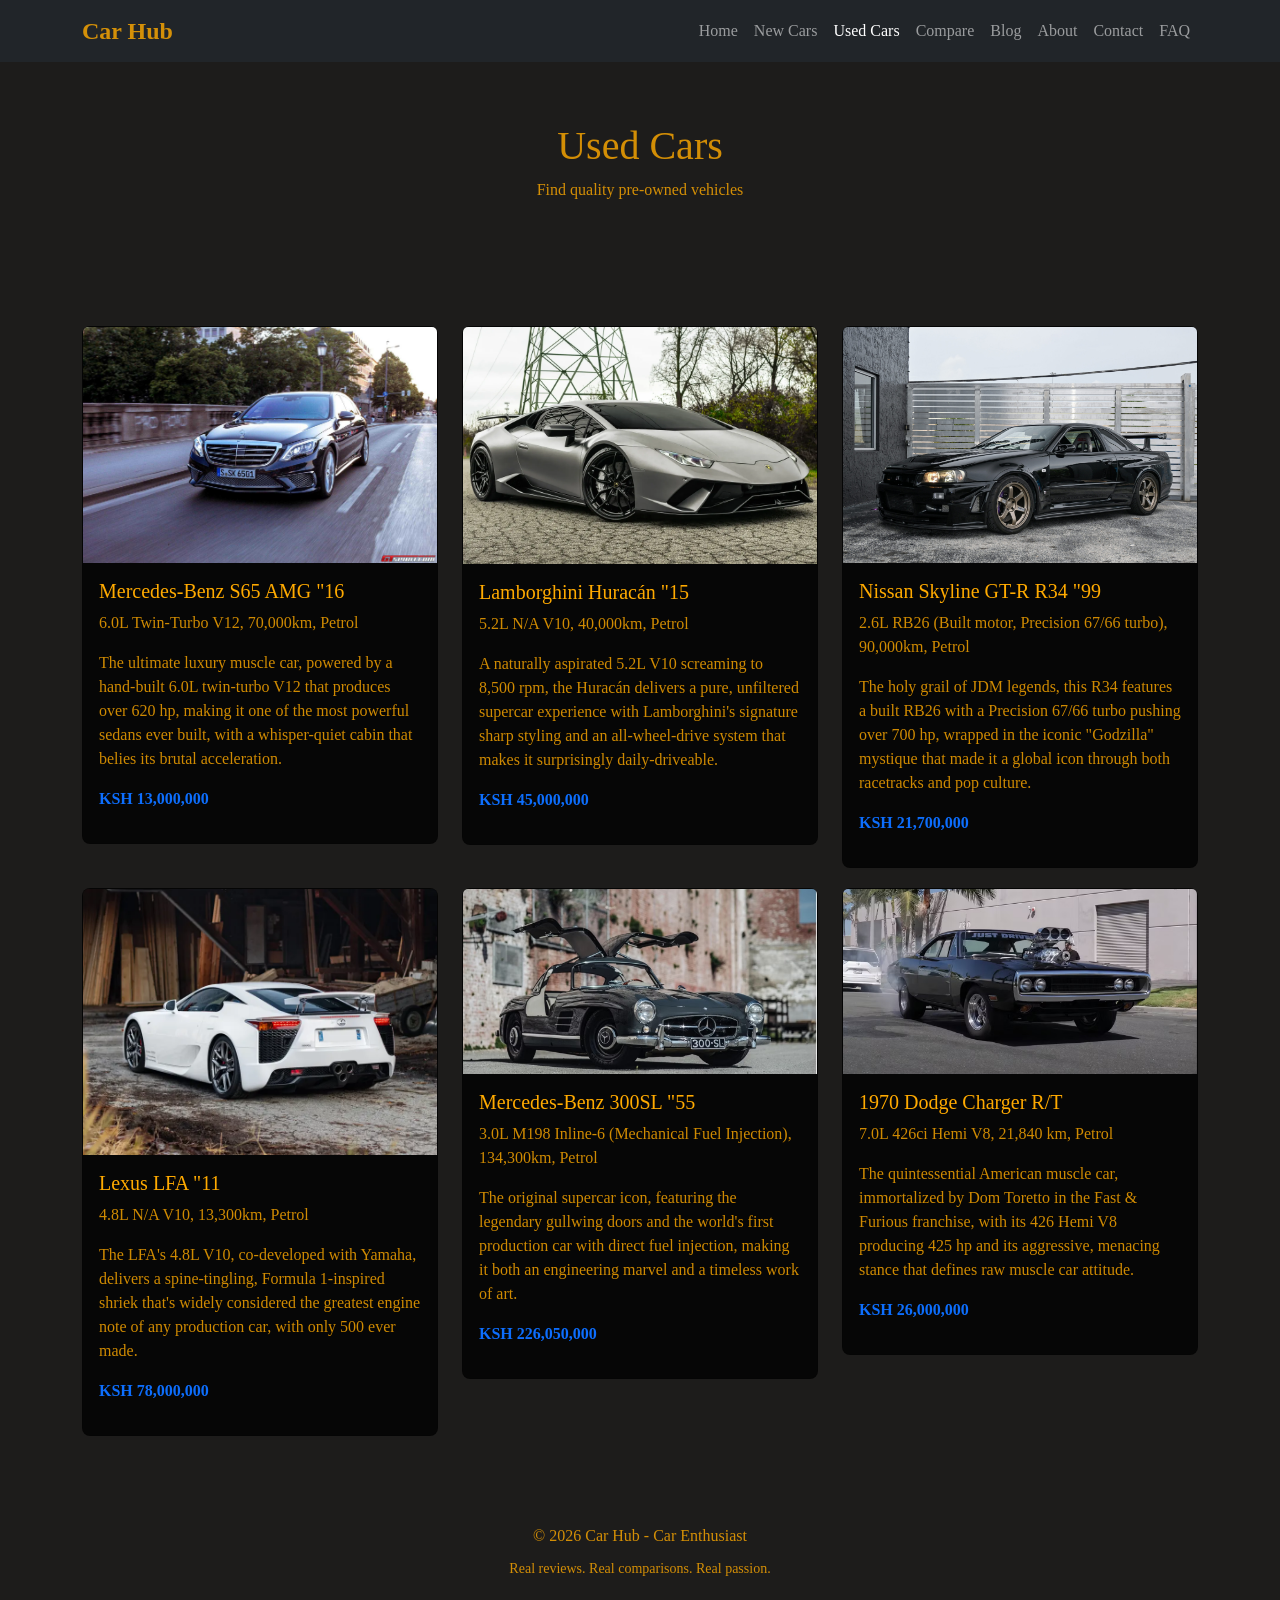
<file: usedcars.html>
<!DOCTYPE html>
<html lang="en">
<head>
    <meta charset="UTF-8">
    <meta name="viewport" content="width=device-width, initial-scale=1.0">
    <title>Used Cars - Car Hub</title>
    <link href="https://cdn.jsdelivr.net/npm/bootstrap@5.3.0/dist/css/bootstrap.min.css" rel="stylesheet">
    <link rel="stylesheet" href="styles.css">
</head>
<body>

    
    <nav class="navbar navbar-expand-lg navbar-dark bg-dark">
        <div class="container">
            <a class="navbar-brand" href="index.html"> Car Hub</a>
            <button class="navbar-toggler" data-bs-toggle="collapse" data-bs-target="#navMenu">
                <span class="navbar-toggler-icon"></span>
            </button>
            <div class="collapse navbar-collapse" id="navMenu">
                <ul class="navbar-nav ms-auto">
                    <li class="nav-item"><a class="nav-link" href="index.html">Home</a></li>
                    <li class="nav-item"><a class="nav-link" href="newcars.html">New Cars</a></li>
                    <li class="nav-item"><a class="nav-link active" href="usedcars.html">Used Cars</a></li>
                    <li class="nav-item"><a class="nav-link" href="compare.html">Compare</a></li>
                    <li class="nav-item"><a class="nav-link" href="blog.html">Blog</a></li>
                    <li class="nav-item"><a class="nav-link" href="about.html">About</a></li>
                    <li class="nav-item"><a class="nav-link" href="contact.html">Contact</a></li>
                    <li class="nav-item"><a class="nav-link" href="faq.html">FAQ</a></li>
                </ul>
            </div>
        </div>
    </nav>

    
    <div class="hero">
        <div class="container">
            <h1>Used Cars</h1>
            <p>Find quality pre-owned vehicles</p>
        </div>
    </div>

    
    <div class="container my-5">
        <div class="row">
            <div class="col-md-4">
                <div class="card">
                    <img src="Images/s65-amg_1600px-9.jpg" class="card-img-top" alt="AMG">
                    <div class="card-body">
                        <h5>Mercedes-Benz S65 AMG "16</h5>
                        <p>6.0L Twin-Turbo V12, 70,000km, Petrol</p>
                        <p>The ultimate luxury muscle car, powered by a hand-built 6.0L twin-turbo V12 that produces over 620 hp, making it one of the most powerful sedans ever built, with a whisper-quiet cabin that belies its brutal acceleration.</p>
                        <p class="text-primary fw-bold">KSH 13,000,000</p>
                    </div>
                </div>
            </div>
            <div class="col-md-4">
                <div class="card">
                    <img src="Images/Lambo Hurcan.webp" class="card-img-top" alt="Huracán">
                    <div class="card-body">
                        <h5>Lamborghini Huracán "15</h5>
                        <p>5.2L N/A V10, 40,000km, Petrol</p>
                        <p>A naturally aspirated 5.2L V10 screaming to 8,500 rpm, the Huracán delivers a pure, unfiltered supercar experience with Lamborghini's signature sharp styling and an all-wheel-drive system that makes it surprisingly daily-driveable.</p>
                        <p class="text-primary fw-bold">KSH 45,000,000</p>
                    </div>
                </div>
            </div>
            <div class="col-md-4">
                <div class="card">
                    <img src="Images/R34.jpg" class="card-img-top" alt="Nissan">
                    <div class="card-body">
                        <h5>Nissan Skyline GT-R R34 "99</h5>
                        <p>2.6L RB26 (Built motor, Precision 67/66 turbo), 90,000km, Petrol</p>
                        <p>The holy grail of JDM legends, this R34 features a built RB26 with a Precision 67/66 turbo pushing over 700 hp, wrapped in the iconic "Godzilla" mystique that made it a global icon through both racetracks and pop culture.</p>
                        <p class="text-primary fw-bold">KSH 21,700,000</p>
                    </div>
                </div>
            </div>
            <div class="col-md-4">
                <div class="card">
                    <img src="Images/Lexus LFA.webp" class="card-img-top" alt="LFA">
                    <div class="card-body">
                        <h5>Lexus LFA "11</h5>
                        <p>4.8L N/A V10, 13,300km, Petrol</p>
                        <p>The LFA's 4.8L V10, co-developed with Yamaha, delivers a spine-tingling, Formula 1-inspired shriek that's widely considered the greatest engine note of any production car, with only 500 ever made.</p>
                        <p class="text-primary fw-bold">KSH 78,000,000</p>
                    </div>
                </div>
            </div>
            <div class="col-md-4">
                <div class="card">
                    <img src="Images/mercedes-300sl-gullwing-front.avif" class="card-img-top" alt="Merc old">
                    <div class="card-body">
                        <h5>Mercedes-Benz 300SL "55</h5>
                        <p>3.0L M198 Inline-6 (Mechanical Fuel Injection), 134,300km, Petrol</p>
                        <p>The original supercar icon, featuring the legendary gullwing doors and the world's first production car with direct fuel injection, making it both an engineering marvel and a timeless work of art.</p>
                        <p class="text-primary fw-bold">KSH 226,050,000</p>
                    </div>
                </div>
            </div>
            <div class="col-md-4">
                <div class="card">
                    <img src="Images/1970-charger-rt.avif" class="card-img-top" alt="R/T">
                    <div class="card-body">
                        <h5>1970 Dodge Charger R/T</h5>
                        <p>7.0L 426ci Hemi V8, 21,840 km, Petrol</p>
                        <p>The quintessential American muscle car, immortalized by Dom Toretto in the Fast & Furious franchise, with its 426 Hemi V8 producing 425 hp and its aggressive, menacing stance that defines raw muscle car attitude.</p>
                        <p class="text-primary fw-bold">KSH 26,000,000</p>
                    </div>
                </div>
            </div>
        </div>
    </div>

    
  <footer>
    <div class="container">
      <p class="mb-2">&copy; 2026 Car Hub - Car Enthusiast </p>
      <small>Real reviews. Real comparisons. Real passion.</small>
    </div>
  </footer>

    <script src="https://cdn.jsdelivr.net/npm/bootstrap@5.3.0/dist/js/bootstrap.bundle.min.js"></script>
    <script src="js/script.js"></script>
</body>
</html>
</file>
<file: styles.css>
body {
    font-family: 'Times New Roman', Times, serif, sans-serif;
    background: #1d1c1b;
    color: #ffaa00ce;
}

.navbar-brand {
    color: #ffaa00ce;
    font-weight: bold;
    font-size: 1.5rem;
}


.card {
    background: #000000c5;
    color: #ffaa00ce;
    margin-bottom: 20px;
    border-radius: 8px;
    
}
h5{
    color: #ffaa00;
}



footer {
    margin-top: 40px;
    padding: 20px ;
    background: #1d1c1b;
    color: #ffaa00ce;
    text-align: center;
    
}


.hero {
    background: #1d1c1b;
    color: #ffaa00ce;
    padding: 60px 0;
    text-align: center;
}

.hero h1 {
    font-size: 2.5rem;
}


.btn-primary {
    background: #ffaa00ce;
    border: none;
}

.btn-primary:hover {
    background: #ffaa00;
}
input{
    background: #ff8205;
}

.compare-table-wrapper {
    background: #000000c5;
    border-radius: 8px;
    overflow: hidden;
    border: 1px solid #ffaa00ce;
    margin-top: 20px;
}

/* The actual table */
.compare-table {
    width: 100%;
    border-collapse: collapse;
    color: #ffaa00ce;
    font-family: 'Times New Roman', Times, serif;
    margin: 0;
}

/* Table header */
.compare-table thead tr {
    background: #1d1c1b;
    border-bottom: 3px solid #ffaa00ce;
}

.compare-table th {
    padding: 15px;
    font-size: 18px;
    font-weight: bold;
    color: #ffaa00;
    text-align: left;
}

/* Center align the car name headers */
.compare-table th:not(:first-child) {
    text-align: center;
}

/* Table body rows */
.compare-table tbody tr {
    border-bottom: 1px solid #ffaa0044;
}

/* Last row shouldn't have a bottom border */


/* Feature label column */
.compare-table .feature-label {
    padding: 12px 15px;
    font-weight: bold;
    color: #ffaa00;
    text-align: left;
}

/* Value columns (car data) */
.compare-table .value-cell {
    padding: 12px 15px;
    text-align: center;
    color: #ffaa00ce;
}



/* Small text at bottom of comparison */
.compare-footer {
    margin-top: 8px;
    text-align: right;
    color: #ffaa0088;
    font-size: 12px;
}

/* Alert styles for dark theme */
.alert-warning-custom {
    background: #332211;
    color: #ffaa00;
    border: 1px solid #ffaa00;
    padding: 15px;
    border-radius: 8px;
    text-align: center;
    margin-top: 20px;
}

.alert-info-custom {
    background: #112233;
    color: #ffaa00;
    border: 1px solid #ffaa00;
    padding: 15px;
    border-radius: 8px;
    text-align: center;
    margin-top: 20px;
}
</file>
